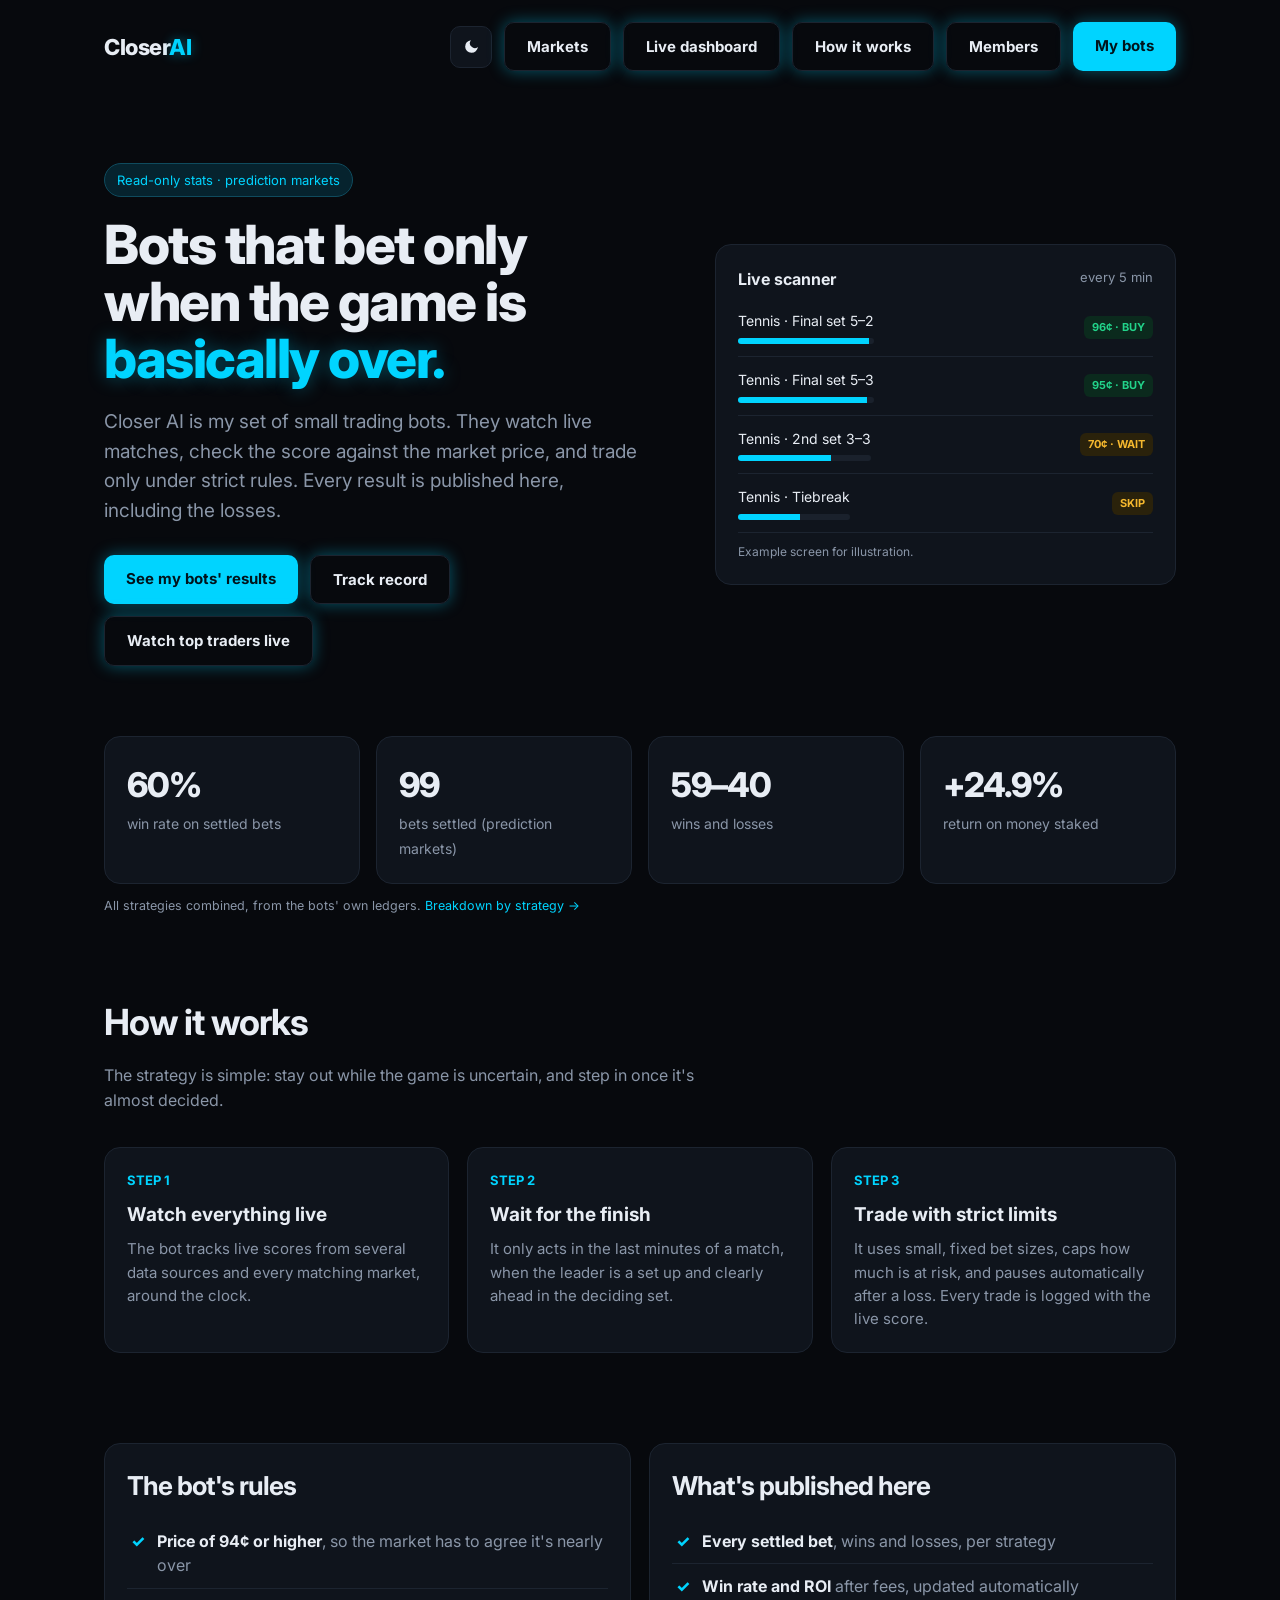
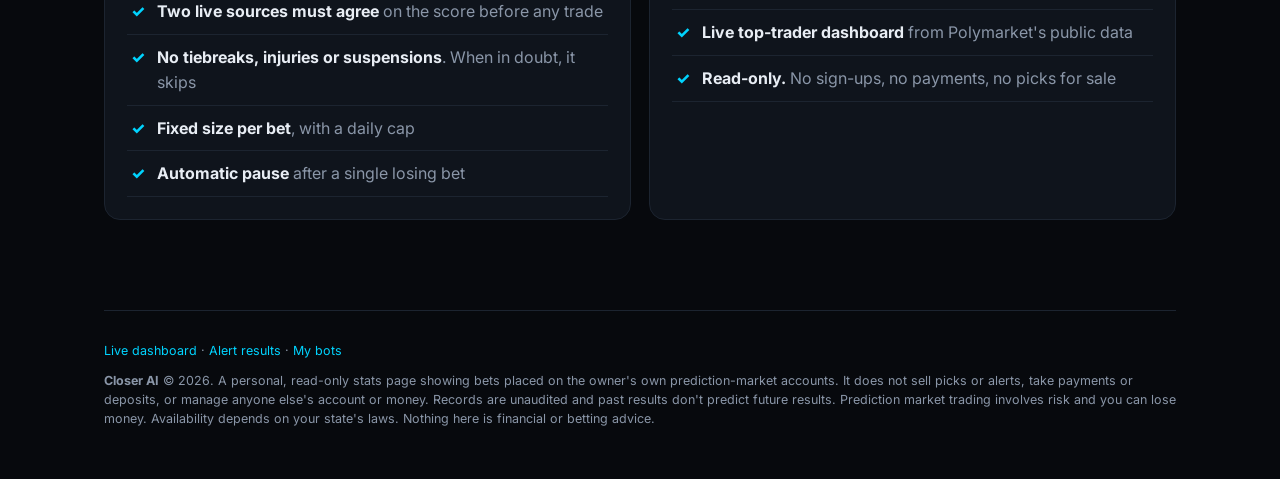
<file: about.html>
<!doctype html>
<html lang="en">
<head>
<meta charset="utf-8">
<meta name="viewport" content="width=device-width,initial-scale=1">
<meta name="theme-color" content="#07090d">
<script>!function(){var t;try{t=localStorage.getItem("closerai-theme")}catch(e){}t=t==="light"?"light":"dark";var d=document.documentElement;d.setAttribute("data-theme",t);d.style.colorScheme=t;var m=document.querySelector('meta[name="theme-color"]');if(m)m.content=t==="light"?"#ffffff":"#07090d"}()</script>
<title>About | Closer AI</title>
<meta name="description" content="Live, read-only stats for my prediction-market bots, plus a public dashboard of top Polymarket sports traders.">
<link rel="preconnect" href="https://fonts.googleapis.com">
<link rel="icon" href="favicon.svg" type="image/svg+xml">
<link href="https://fonts.googleapis.com/css2?family=Inter:wght@400;500;600;700;800&display=swap" rel="stylesheet">
<style>
:root{--bg:#07090d;--panel:#0f141c;--line:#1c2430;--text:#e8edf4;--mute:#8a96a8;--green:#22d38a;--accent:#00d4ff;--blue:#3b82f6;--gold:#f5b82e}
*{box-sizing:border-box;margin:0;padding:0}
body{font-family:Inter,system-ui,sans-serif;background:var(--bg);color:var(--text);line-height:1.55}
a{color:inherit;text-decoration:none}
.wrap{max-width:1120px;margin:0 auto;padding:0 24px}
nav{display:flex;justify-content:space-between;align-items:center;padding:22px 0}
.logo{font-weight:800;font-size:22px;letter-spacing:-.5px}.logo span{color:var(--accent);text-shadow:0 0 12px rgba(0,212,255,.45)}
.btn{display:inline-block;background:var(--accent);color:#00141c;box-shadow:0 0 16px rgba(0,212,255,.38);font-weight:700;padding:12px 22px;border-radius:10px;border:0;cursor:pointer;font-size:15px}
.btn.ghost{background:transparent;color:var(--text);border:1px solid var(--line)}
.hero{padding:70px 0 60px;display:grid;grid-template-columns:1.1fr .9fr;gap:48px;align-items:center}
.pill{display:inline-block;font-size:13px;color:var(--accent);border:1px solid #0f4b5e;background:#06232e;padding:6px 12px;border-radius:999px;margin-bottom:20px}
h1{font-size:54px;line-height:1.05;letter-spacing:-1.5px;font-weight:800;margin-bottom:20px}
h1 em{font-style:normal;color:var(--accent);text-shadow:0 0 18px rgba(0,212,255,.35)}
.lead{font-size:19px;color:var(--mute);max-width:540px;margin-bottom:30px}
.cta{display:flex;gap:12px;flex-wrap:wrap}
.card{background:var(--panel);border:1px solid var(--line);border-radius:16px;padding:22px}
.live .row{display:flex;justify-content:space-between;align-items:center;padding:12px 0;border-bottom:1px solid var(--line);font-size:14px}
.live .row:last-child{border:0}
.tag{font-size:11px;font-weight:700;padding:3px 8px;border-radius:6px}
.win{background:#0b2a1d;color:var(--green)}.watch{background:#2a220b;color:var(--gold)}
.bar{height:6px;background:var(--track,#1a212c);border-radius:9px;overflow:hidden;margin-top:6px}.bar i{display:block;height:100%;background:var(--accent)}
.stats{display:grid;grid-template-columns:repeat(4,1fr);gap:16px;margin:10px 0 80px}
.stat b{display:block;font-size:34px;font-weight:800;letter-spacing:-1px}.stat span{color:var(--mute);font-size:14px}
section h2{font-size:36px;letter-spacing:-1px;margin-bottom:12px}
section .sub{color:var(--mute);margin-bottom:34px;max-width:620px}
.grid3{display:grid;grid-template-columns:repeat(3,1fr);gap:18px;margin-bottom:90px}
.step{font-size:13px;color:var(--accent);font-weight:700;margin-bottom:10px}
.card h3{font-size:19px;margin-bottom:8px}.card p{color:var(--mute);font-size:15px}
.rules li{list-style:none;padding:10px 0 10px 30px;position:relative;color:var(--mute);border-bottom:1px solid var(--line)}
.rules li:before{content:"✓";position:absolute;left:4px;color:var(--accent);font-weight:800}
.rules li b{color:var(--text)}
.two{display:grid;grid-template-columns:1fr 1fr;gap:18px;margin-bottom:90px}
.plans{display:grid;grid-template-columns:repeat(3,1fr);gap:18px;margin-bottom:90px}
.plan .price{font-size:32px;font-weight:800;margin:8px 0}.plan .price small{font-size:14px;color:var(--mute);font-weight:500}
.plan.hot{border-color:var(--accent);box-shadow:0 0 0 1px var(--accent) inset}
.plan ul{margin:14px 0 20px}.plan li{list-style:none;color:var(--mute);font-size:14px;padding:5px 0}
.wait{text-align:center;padding:60px 30px;margin-bottom:60px;background:linear-gradient(180deg,#0d1a14,#0f141c)}
.wait form{display:flex;gap:10px;justify-content:center;margin-top:22px;flex-wrap:wrap}
.wait input{background:#0a0e14;border:1px solid var(--line);color:var(--text);padding:13px 16px;border-radius:10px;width:320px;font-size:15px}
.err{display:none;color:#f0506e;margin-top:14px;font-weight:600}
.ok{display:none;color:var(--accent);margin-top:14px;font-weight:600}
footer{border-top:1px solid var(--line);padding:30px 0 50px;color:var(--mute);font-size:12.5px}
@media(max-width:560px){nav .hide-sm{display:none}.navcta{flex-wrap:nowrap;gap:8px}nav .btn{padding:9px 13px;font-size:14px}}
@media(max-width:400px){.hide-xs{display:none}}
@media(max-width:860px){.hero,.two{grid-template-columns:1fr}.grid3,.plans{grid-template-columns:1fr}.stats{grid-template-columns:repeat(2,1fr)}h1{font-size:40px}}
</style>
<link rel="stylesheet" href="assets/theme.css?v=blue1">
</head>
<body>
<div class="wrap">
<nav>
  <a class="logo" href="./">Closer<span>AI</span></a>
  <div class="cta navcta"><button class="theme-toggle" type="button" aria-label="Switch to light theme" title="Switch to light theme"><svg class="moon" viewBox="0 0 24 24" aria-hidden="true"><path fill="currentColor" d="M21 12.8A9 9 0 1 1 11.2 3a7 7 0 0 0 9.8 9.8z"/></svg><svg class="sun" viewBox="0 0 24 24" aria-hidden="true"><circle cx="12" cy="12" r="4.5" fill="currentColor"/><path stroke="currentColor" stroke-width="2" stroke-linecap="round" d="M12 1.5v2.5M12 20v2.5M1.5 12H4M20 12h2.5M4.6 4.6l1.8 1.8M17.6 17.6l1.8 1.8M4.6 19.4l1.8-1.8M17.6 6.4l1.8-1.8"/></svg></button><a class="btn ghost" href="./">Markets</a><a class="btn ghost" href="dashboard.html">Live<span class="hide-xs"> dashboard</span></a><a class="btn ghost hide-sm" href="#how">How it works</a><a class="btn ghost hide-sm" href="app/">Members</a><a class="btn" href="bots.html">My bots</a></div>
</nav>

<div class="hero">
  <div>
    <div class="pill">Read-only stats · prediction markets</div>
    <h1>Bots that bet only when the game is <em>basically over.</em></h1>
    <p class="lead">Closer AI is my set of small trading bots. They watch live matches, check the score against the market price, and trade only under strict rules. Every result is published here, including the losses.</p>
    <div class="cta"><a class="btn" href="bots.html">See my bots' results</a><a class="btn ghost" href="#record">Track record</a><a class="btn ghost" href="dashboard.html">Watch top traders live</a></div>
  </div>
  <div class="card live">
    <div style="display:flex;justify-content:space-between;margin-bottom:6px"><b>Live scanner</b><span style="color:var(--mute);font-size:13px">every 5 min</span></div>
    <div class="row"><div>Tennis · Final set 5–2<div class="bar"><i style="width:96%"></i></div></div><span class="tag win">96¢ · BUY</span></div>
    <div class="row"><div>Tennis · Final set 5–3<div class="bar"><i style="width:95%"></i></div></div><span class="tag win">95¢ · BUY</span></div>
    <div class="row"><div>Tennis · 2nd set 3–3<div class="bar"><i style="width:70%"></i></div></div><span class="tag watch">70¢ · WAIT</span></div>
    <div class="row"><div>Tennis · Tiebreak<div class="bar"><i style="width:55%"></i></div></div><span class="tag watch">SKIP</span></div>
    <p style="color:var(--mute);font-size:12px;margin-top:10px">Example screen for illustration.</p>
  </div>
</div>

<div id="record" class="stats" style="margin-bottom:12px">
  <div class="card stat"><b id="h-rate">–</b><span>win rate on settled bets</span></div>
  <div class="card stat"><b id="h-n">–</b><span>bets settled (prediction markets)</span></div>
  <div class="card stat"><b id="h-wl">–</b><span>wins and losses</span></div>
  <div class="card stat"><b id="h-roi">–</b><span>return on money staked</span></div>
</div>
<p id="h-note" style="color:var(--mute);font-size:12.5px;margin:0 0 80px">All strategies combined, from the bots' own ledgers. <a href="bots.html" style="color:var(--accent)">Breakdown by strategy →</a></p>

<section id="how">
  <h2>How it works</h2>
  <p class="sub">The strategy is simple: stay out while the game is uncertain, and step in once it's almost decided.</p>
  <div class="grid3">
    <div class="card"><div class="step">STEP 1</div><h3>Watch everything live</h3><p>The bot tracks live scores from several data sources and every matching market, around the clock.</p></div>
    <div class="card"><div class="step">STEP 2</div><h3>Wait for the finish</h3><p>It only acts in the last minutes of a match, when the leader is a set up and clearly ahead in the deciding set.</p></div>
    <div class="card"><div class="step">STEP 3</div><h3>Trade with strict limits</h3><p>It uses small, fixed bet sizes, caps how much is at risk, and pauses automatically after a loss. Every trade is logged with the live score.</p></div>
  </div>
</section>

<section>
  <div class="two">
    <div class="card">
      <h2 style="font-size:26px">The bot's rules</h2>
      <ul class="rules">
        <li><b>Price of 94¢ or higher</b>, so the market has to agree it's nearly over</li>
        <li><b>Two live sources must agree</b> on the score before any trade</li>
        <li><b>No tiebreaks, injuries or suspensions</b>. When in doubt, it skips</li>
        <li><b>Fixed size per bet</b>, with a daily cap</li>
        <li><b>Automatic pause</b> after a single losing bet</li>
      </ul>
    </div>
    <div class="card">
      <h2 style="font-size:26px">What's published here</h2>
      <ul class="rules">
        <li><b>Every settled bet</b>, wins and losses, per strategy</li>
        <li><b>Win rate and ROI</b> after fees, updated automatically</li>
        <li><b>Live top-trader dashboard</b> from Polymarket's public data</li>
        <li><b>Read-only.</b> No sign-ups, no payments, no picks for sale</li>
      </ul>
    </div>
  </div>
</section>

<footer>
  <p style="margin-bottom:10px"><a href="dashboard.html" style="color:var(--accent)">Live dashboard</a> · <a href="results.html" style="color:var(--accent)">Alert results</a> · <a href="bots.html" style="color:var(--accent)">My bots</a></p>
  <p><b>Closer AI</b> © 2026. A personal, read-only stats page showing bets placed on the owner's own prediction-market accounts. It does not sell picks or alerts, take payments or deposits, or manage anyone else's account or money. Records are unaudited and past results don't predict future results. Prediction market trading involves risk and you can lose money. Availability depends on your state's laws. Nothing here is financial or betting advice.</p>
</footer>
</div>
<script>
fetch('data/bots.json',{cache:'no-cache'}).then(function(r){return r.json()}).then(function(d){
  var t=d.totals||{};function $(i){return document.getElementById(i)}
  if(!t.settled){$('h-note').textContent='No settled bets in the ledger yet.';return}
  $('h-rate').textContent=Math.round(100*t.wins/t.settled)+'%';$('h-n').textContent=t.settled;
  $('h-wl').textContent=t.wins+'–'+t.losses;$('h-roi').textContent=(t.roi_pct>0?'+':'')+t.roi_pct.toFixed(1)+'%';
}).catch(function(){document.getElementById('h-note').textContent='Bot stats are unavailable right now.'});
</script>
<script src="assets/theme.js"></script>
</body>
</html>
</file>
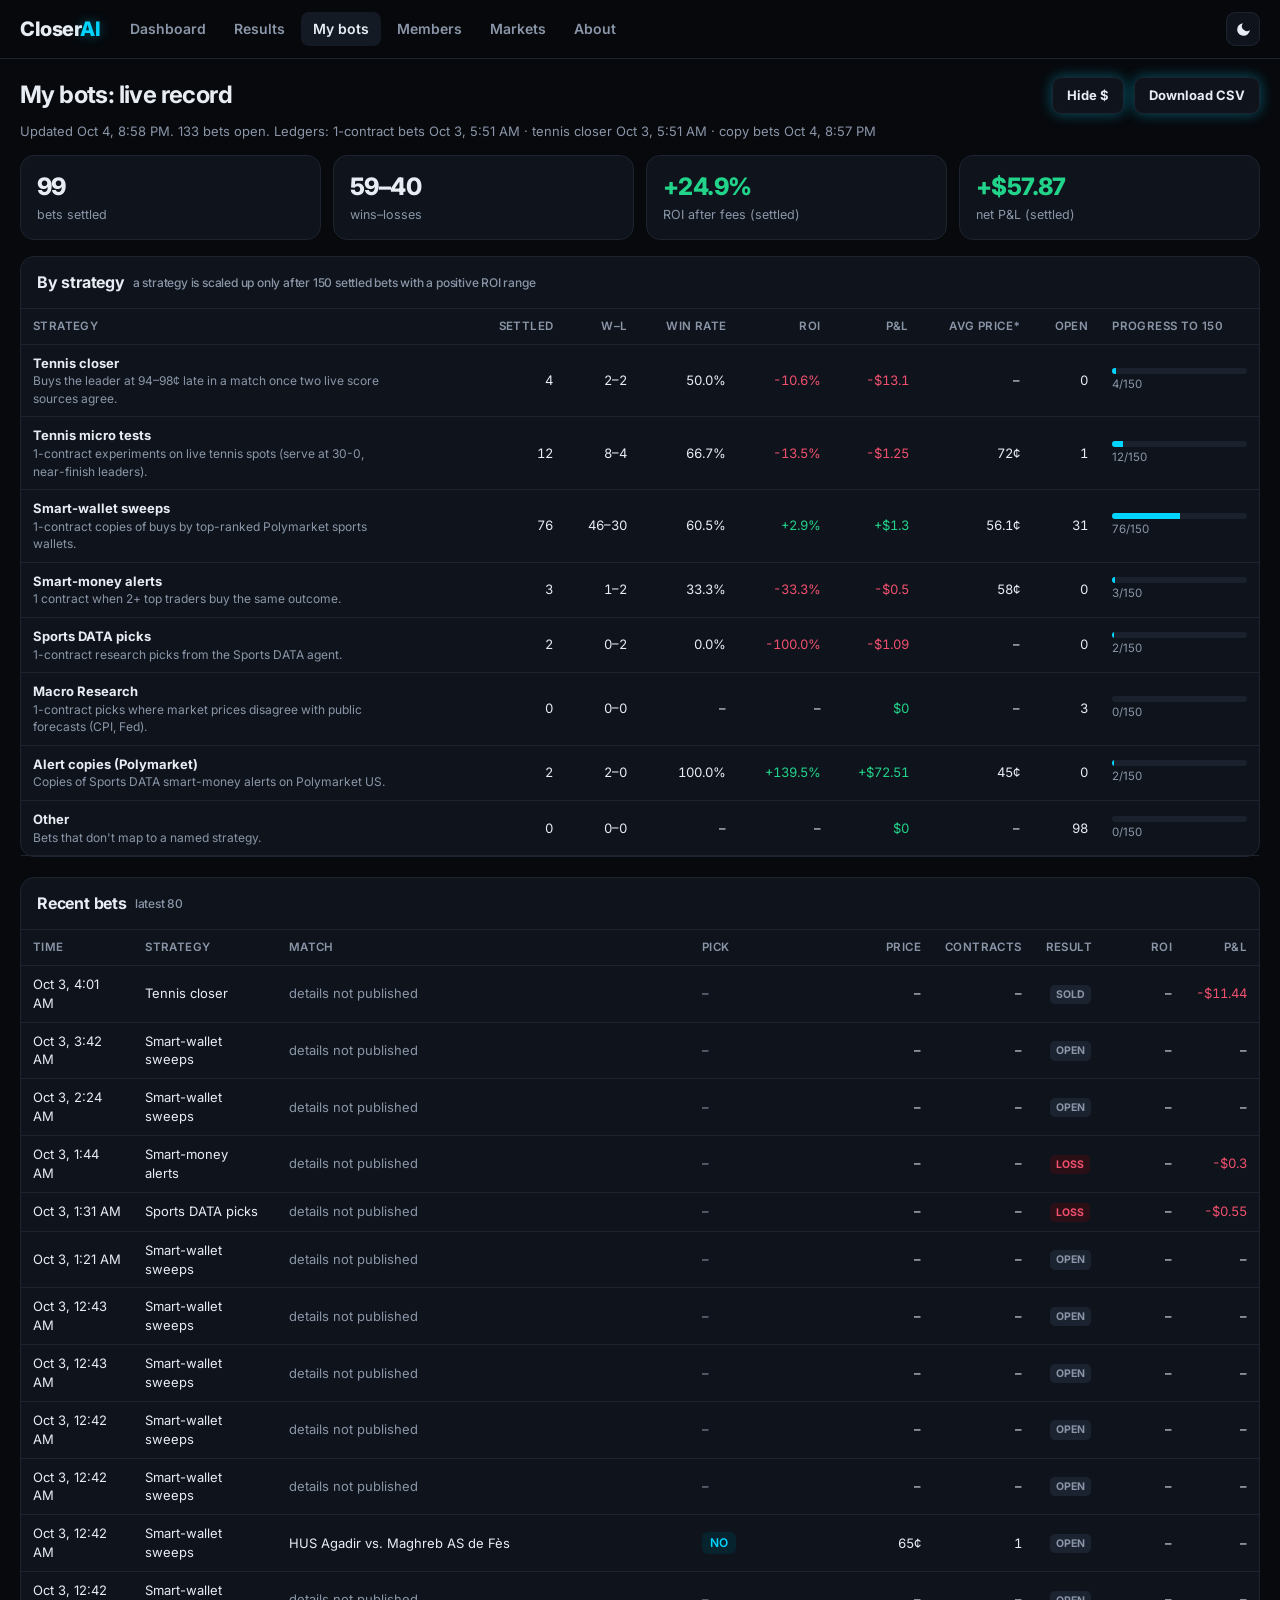
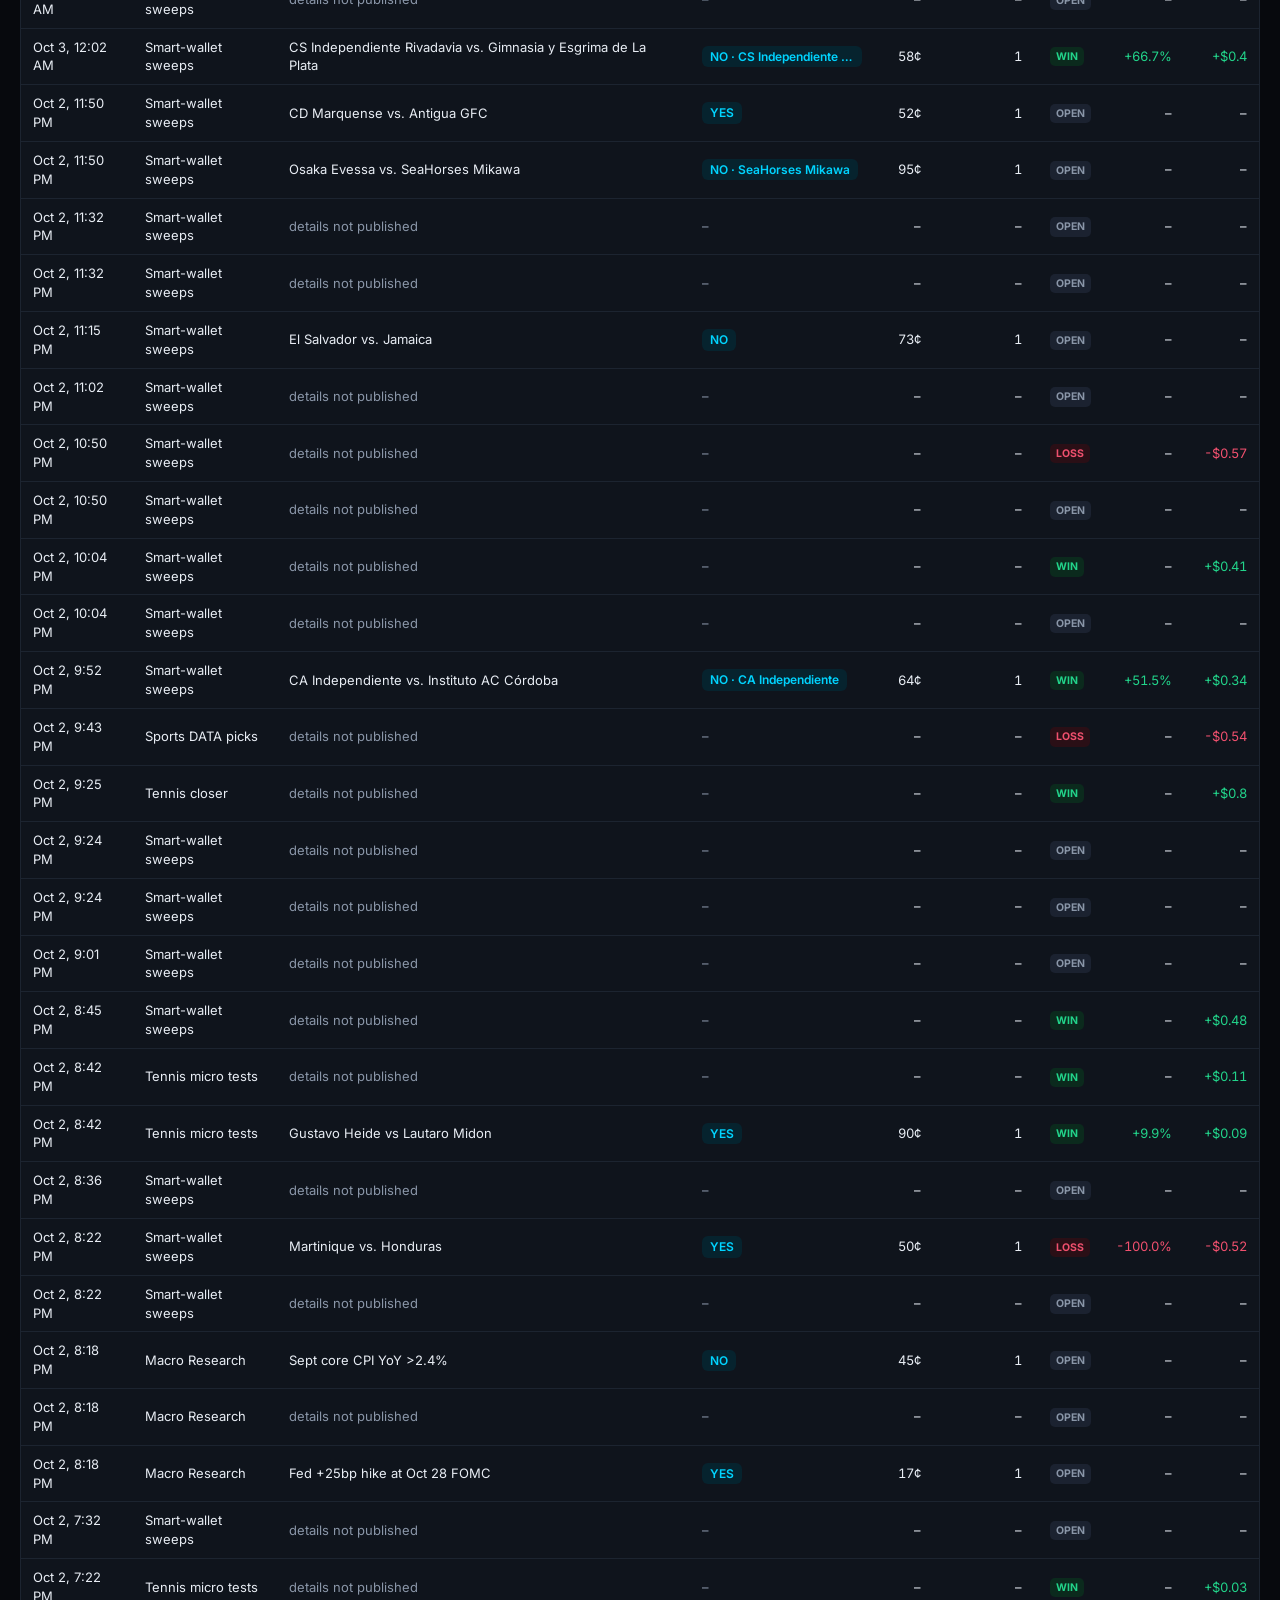
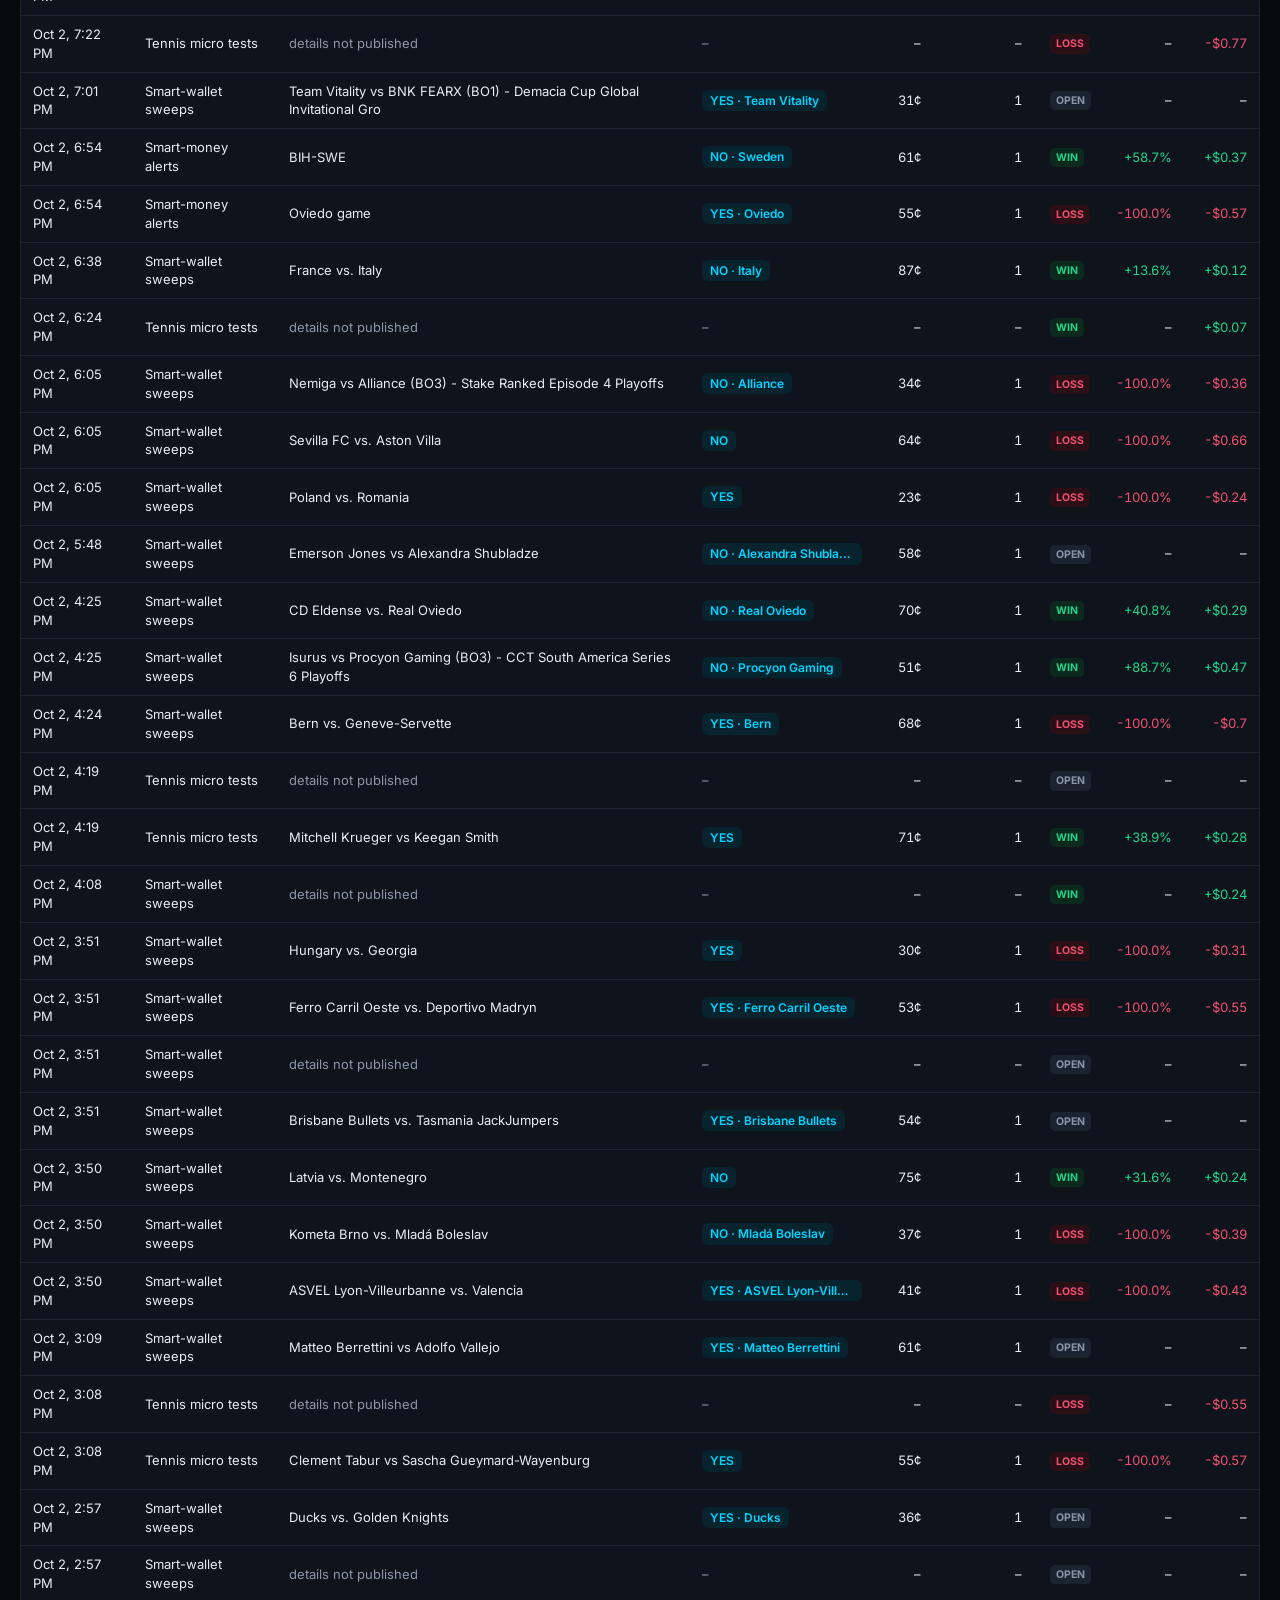
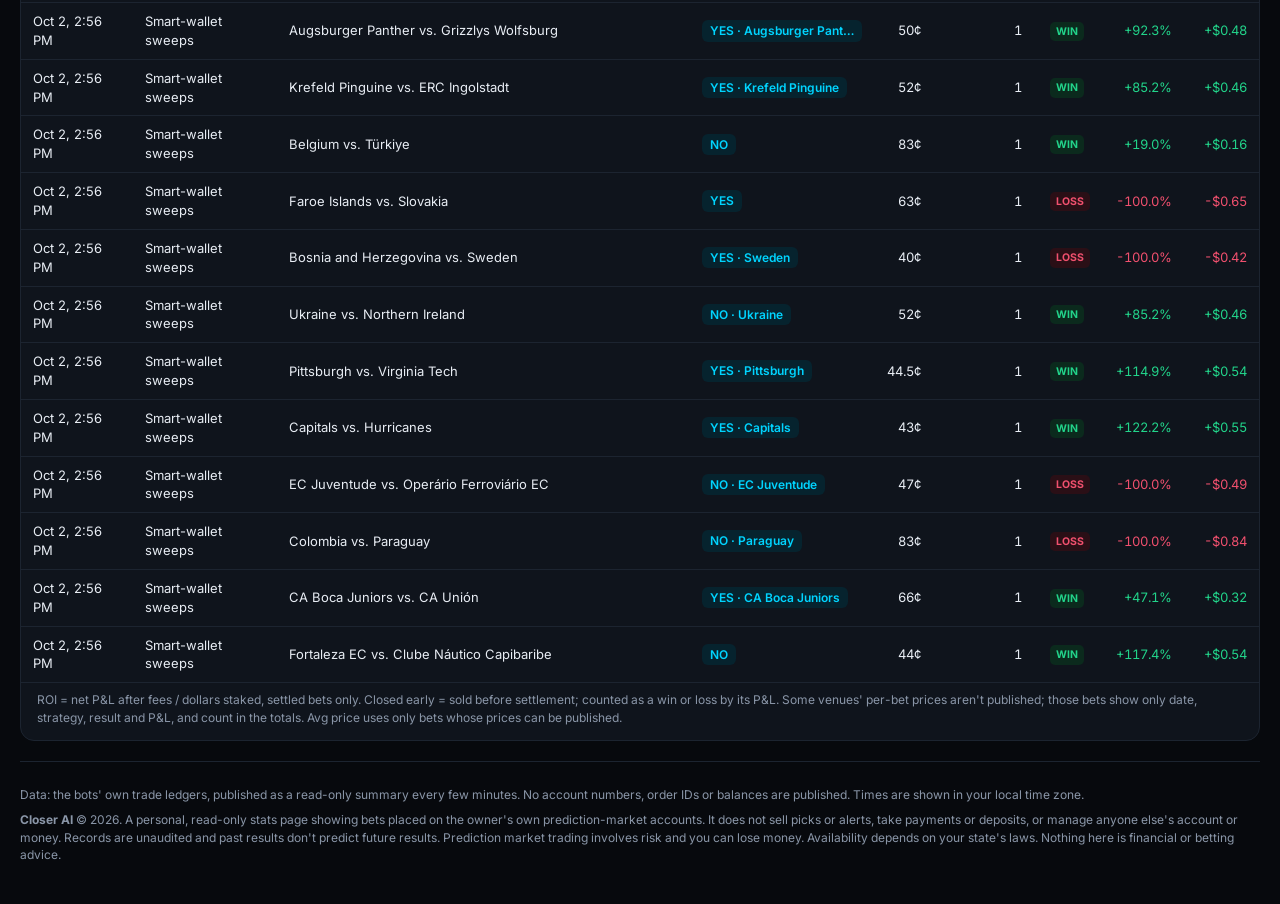
<file: bots.html>
<!doctype html>
<html lang="en">
<head>
<meta charset="utf-8">
<meta name="viewport" content="width=device-width,initial-scale=1,viewport-fit=cover">
<meta name="theme-color" content="#07090d">
<script>!function(){var t;try{t=localStorage.getItem("closerai-theme")}catch(e){}t=t==="light"?"light":"dark";var d=document.documentElement;d.setAttribute("data-theme",t);d.style.colorScheme=t;var m=document.querySelector('meta[name="theme-color"]');if(m)m.content=t==="light"?"#ffffff":"#07090d"}()</script>
<title>My bots | Closer AI</title>
<link rel="preconnect" href="https://fonts.googleapis.com">
<link href="https://fonts.googleapis.com/css2?family=Inter:wght@400;500;600;700;800&display=swap" rel="stylesheet">
<link rel="stylesheet" href="assets/app.css?v=blue1">
<link rel="stylesheet" href="assets/theme.css?v=blue1">
<link rel="icon" href="favicon.svg" type="image/svg+xml">
</head>
<body>
<header class="top"><div class="wrap">
  <a class="logo" href="./">Closer<span>AI</span></a>
  <nav class="nav"><a href="dashboard.html">Dashboard</a><a href="results.html">Results</a><a href="bots.html" class="on">My bots</a><a href="app/">Members</a><a href="./">Markets</a><a href="about.html" class="hide-sm">About</a></nav>
  <button class="theme-toggle" type="button" aria-label="Switch to light theme" title="Switch to light theme"><svg class="moon" viewBox="0 0 24 24" aria-hidden="true"><path fill="currentColor" d="M21 12.8A9 9 0 1 1 11.2 3a7 7 0 0 0 9.8 9.8z"/></svg><svg class="sun" viewBox="0 0 24 24" aria-hidden="true"><circle cx="12" cy="12" r="4.5" fill="currentColor"/><path stroke="currentColor" stroke-width="2" stroke-linecap="round" d="M12 1.5v2.5M12 20v2.5M1.5 12H4M20 12h2.5M4.6 4.6l1.8 1.8M17.6 17.6l1.8 1.8M4.6 19.4l1.8-1.8M17.6 6.4l1.8-1.8"/></svg></button>
</div></header>
<main class="wrap">
  <div class="bar">
    <h1>My bots: live record</h1>
    <button class="btn ghost" id="usd-toggle" style="display:none">Hide $</button>
    <button class="btn ghost" id="csv">Download CSV</button>
  </div>
  <p class="mute" style="margin:-6px 0 14px;font-size:13px" id="fresh">Loading…</p>
  <div class="stats">
    <div class="stat"><b id="t-n">–</b><span>bets settled</span></div>
    <div class="stat"><b id="t-wl">–</b><span>wins–losses</span></div>
    <div class="stat"><b id="t-roi">–</b><span>ROI after fees (settled)</span></div>
    <div class="stat usd"><b id="t-pnl">–</b><span>net P&amp;L (settled)</span></div>
  </div>
  <section class="card" style="margin-bottom:20px">
    <div class="card-h"><h2>By strategy <span class="sub">a strategy is scaled up only after 150 settled bets with a positive ROI range</span></h2></div>
    <div class="tw"><table>
      <thead><tr><th>Strategy</th><th class="num">Settled</th><th class="num">W–L</th><th class="num">Win rate</th><th class="num">ROI</th><th class="num usd">P&amp;L</th><th class="num hide-sm" title="Only bets whose prices can be published">Avg price*</th><th class="num">Open</th><th class="hide-sm">Progress to 150</th></tr></thead>
      <tbody id="strats"><tr><td colspan="9" class="mute">Loading…</td></tr></tbody>
    </table></div>
  </section>
  <section class="card" style="margin-bottom:20px">
    <div class="card-h"><h2>Recent bets <span class="sub" id="recent-sub"></span></h2></div>
    <div class="tw"><table>
      <thead><tr><th>Time</th><th>Strategy</th><th>Match</th><th>Pick</th><th class="num">Price</th><th class="num hide-sm">Contracts</th><th>Result</th><th class="num">ROI</th><th class="num usd">P&amp;L</th></tr></thead>
      <tbody id="recent"><tr><td colspan="9" class="mute">Loading…</td></tr></tbody>
    </table></div>
    <p class="note" style="padding:0 16px 14px" id="notes"></p>
  </section>
<footer>
  <p>Data: the bots' own trade ledgers, published as a read-only summary every few minutes. No account numbers, order IDs or balances are published. Times are shown in your local time zone.</p>
  <p><b>Closer AI</b> © 2026. A personal, read-only stats page showing bets placed on the owner's own prediction-market accounts. It does not sell picks or alerts, take payments or deposits, or manage anyone else's account or money. Records are unaudited and past results don't predict future results. Prediction market trading involves risk and you can lose money. Availability depends on your state's laws. Nothing here is financial or betting advice.</p>
</footer>
</main>
<script src="assets/common.js" defer></script>
<script src="assets/bots.js?v=blue1" defer></script>
<script src="assets/theme.js"></script>
</body>
</html>
</file>
<file: assets/theme.css>
/* Closer AI public pages: light theme overrides + theme toggle button.
   Dark is the default (variables in app.css / index.html). html[data-theme=light] is set before first paint by an inline <head> script. */
html{color-scheme:dark}
html[data-theme=light]{color-scheme:light;--bg:#f6f8fb;--panel:#ffffff;--panel2:#eef1f5;--line:#dde2ea;--text:#0f1720;--mute:#566173;--green:#087f4b;--accent:#0077b6;--accent2:#e5f6fd;--glow:0 0 10px rgba(0,150,214,.28);--red:#cc2c48;--blue:#2563eb;--gold:#9a6200;--track:#e3e7ee}
html{--track:#1a212c}
/* toggle button */
.theme-toggle{display:inline-grid;place-items:center;width:34px;height:34px;flex:none;border-radius:9px;border:1px solid var(--line);background:var(--panel);color:var(--text);cursor:pointer;padding:0}
.theme-toggle:hover{background:var(--panel2)}.theme-toggle:focus-visible{outline:2px solid var(--accent);outline-offset:2px}
.theme-toggle svg{width:17px;height:17px}.theme-toggle .sun{display:none}
html[data-theme=light] .theme-toggle .sun{display:block}html[data-theme=light] .theme-toggle .moon{display:none}
.theme-float{position:fixed;top:14px;right:14px;z-index:60}
/* app.css hard-coded colors -> light equivalents */
html[data-theme=light] .top{background:rgba(255,255,255,.92)}
html[data-theme=light] .btn:not(.ghost){color:#fff}
html[data-theme=light] .chip.on{border-color:#9fd8f0;background:#e5f6fd;color:#005a8c}
html[data-theme=light] .search{background:#fff}
html[data-theme=light] .ag{background:linear-gradient(180deg,#eaf7fd,#fff);border-color:#b5e2f5}
html[data-theme=light] .ag.old .out{background:#eef1f5}
html[data-theme=light] tr.agree{background:rgba(0,119,182,.07)}
html[data-theme=light] .out{background:#e5f6fd;color:#005a8c}
html[data-theme=light] .tag.mid,html[data-theme=light] .watch{background:#fdf1d8;color:#8a5700}
html[data-theme=light] .tag.agr{background:#e5f6fd;color:#005a8c}html[data-theme=light] .tag.win,html[data-theme=light] .win{background:#e3f5ec;color:#076b40}
html[data-theme=light] .tag.loss{background:#fde8ec;color:#b3233d}
html[data-theme=light] .tag.pend{background:#eef1f5;color:var(--mute)}
html[data-theme=light] .modal{background:rgba(15,23,32,.45)}
html[data-theme=light] .err-box{border-color:#f3b6c2;background:#fdecef;color:#a8213b}
html[data-theme=light] .mobnav{background:rgba(246,248,251,.95)}
html[data-theme=light] .dot{box-shadow:none}
/* landing page (index.html inline styles) */
html[data-theme=light] .pill{border-color:#b5e2f5;background:#e5f6fd;color:#005a8c}
html[data-theme=light] .wait{background:linear-gradient(180deg,#eaf8f1,#fff)}
html[data-theme=light] .wait input{background:#fff}
html[data-theme=light] .err{color:var(--red)}
html[data-theme=light] h1 em{color:#087a48}
.navcta .theme-toggle{width:42px;height:42px;align-self:center;border-radius:10px}@media(max-width:560px){.navcta .theme-toggle{width:36px;height:36px}}
/* small screens: header nav scrolls sideways instead of pushing the toggle off-screen */
@media(max-width:640px){.top .nav{overflow-x:auto;min-width:0;scrollbar-width:none;-webkit-overflow-scrolling:touch}.top .nav::-webkit-scrollbar{display:none}.top .nav a{flex:none}.top .logo{font-size:17px}.top .theme-toggle{width:32px;height:32px}.top .live{flex:none}}

html[data-theme=light] .logo span{text-shadow:none}html[data-theme=light] .btn{color:#fff}
</file>
<file: assets/app.css>
/* Closer AI app styles (dashboard + results). Same palette as the landing page. */
:root{--bg:#07090d;--panel:#0f141c;--panel2:#131a24;--line:#1c2430;--text:#e8edf4;--mute:#8a96a8;--green:#22d38a;--accent:#00d4ff;--accent2:#06232e;--glow:0 0 14px rgba(0,212,255,.38);--red:#f0506e;--blue:#3b82f6;--gold:#f5b82e}
*{box-sizing:border-box;margin:0;padding:0}
html{-webkit-text-size-adjust:100%}
body{font-family:Inter,system-ui,-apple-system,Segoe UI,sans-serif;background:var(--bg);color:var(--text);line-height:1.45;font-size:14px}
a{color:inherit;text-decoration:none}
button{font:inherit;color:inherit}
.wrap{max-width:1280px;margin:0 auto;padding:0 20px}
/* top bar */
.top{position:sticky;top:0;z-index:20;background:rgba(7,9,13,.92);backdrop-filter:blur(8px);border-bottom:1px solid var(--line)}
.top .wrap{display:flex;align-items:center;gap:18px;height:58px}
.logo{font-weight:800;font-size:20px;letter-spacing:-.5px;white-space:nowrap}.logo span{color:var(--accent);text-shadow:0 0 12px rgba(0,212,255,.45)}
.nav{display:flex;gap:4px;flex:1}
.nav a{padding:7px 12px;border-radius:8px;color:var(--mute);font-weight:600;font-size:14px}
.nav a.on,.nav a:hover{color:var(--text);background:var(--panel2)}
.live{display:flex;align-items:center;gap:8px;color:var(--mute);font-size:12.5px;white-space:nowrap}
.dot{width:8px;height:8px;border-radius:50%;background:var(--accent);box-shadow:0 0 0 0 rgba(0,212,255,.6);animation:pulse 2s infinite}
.dot.err{background:var(--red);animation:none}.dot.load{background:var(--gold)}
@keyframes pulse{0%{box-shadow:0 0 0 0 rgba(0,212,255,.55)}70%{box-shadow:0 0 0 8px rgba(0,212,255,0)}100%{box-shadow:0 0 0 0 rgba(0,212,255,0)}}
/* controls */
.bar{display:flex;align-items:center;gap:10px;flex-wrap:wrap;margin:18px 0 14px}
.bar h1{font-size:24px;letter-spacing:-.6px;margin-right:auto}
.seg{display:inline-flex;background:var(--panel);border:1px solid var(--line);border-radius:10px;padding:3px}
.seg button{background:none;border:0;padding:6px 12px;border-radius:7px;font-weight:600;font-size:13px;color:var(--mute);cursor:pointer}
.seg button.on{background:var(--panel2);color:var(--text);box-shadow:inset 0 0 0 1px var(--line)}
.btn{display:inline-flex;align-items:center;gap:6px;background:var(--accent);color:#00141c;box-shadow:var(--glow);font-weight:700;padding:8px 14px;border-radius:9px;border:0;cursor:pointer;font-size:13px;white-space:nowrap}
.btn.ghost{background:var(--panel);color:var(--text);border:1px solid var(--line)}
.btn.sm{padding:5px 10px;font-size:12px;border-radius:8px}
.btn:disabled{opacity:.5;cursor:default}
/* stats */
.stats{display:grid;grid-template-columns:repeat(4,1fr);gap:12px;margin-bottom:16px}
.stat{background:var(--panel);border:1px solid var(--line);border-radius:14px;padding:14px 16px}
.stat b{display:block;font-size:24px;font-weight:800;letter-spacing:-.6px}.stat span{color:var(--mute);font-size:12.5px}
/* cards & sections */
.card{background:var(--panel);border:1px solid var(--line);border-radius:14px}
.card-h{display:flex;align-items:center;gap:10px;flex-wrap:wrap;padding:14px 16px;border-bottom:1px solid var(--line)}
.card-h h2{font-size:16px;letter-spacing:-.2px;margin-right:auto;display:flex;align-items:center;gap:8px}
.card-h .sub{color:var(--mute);font-size:12px;font-weight:500}
.grid{display:grid;grid-template-columns:minmax(0,1.75fr) minmax(0,1fr);gap:16px;align-items:start;margin-bottom:24px}
.chips{display:flex;gap:6px;flex-wrap:wrap;padding:10px 16px;border-bottom:1px solid var(--line)}
.chip{background:var(--panel2);border:1px solid var(--line);color:var(--mute);border-radius:999px;padding:4px 11px;font-size:12px;font-weight:600;cursor:pointer}
.chip.on{color:var(--text);border-color:#0f6f8a;background:#06232e}
.search{background:#0a0e14;border:1px solid var(--line);color:var(--text);padding:5px 10px;border-radius:8px;font-size:12.5px;min-width:0;flex:1;max-width:220px;margin-left:auto}
/* agree cards */
.agrees{display:grid;grid-template-columns:repeat(auto-fill,minmax(260px,1fr));gap:12px;padding:14px 16px}
.ag{background:linear-gradient(180deg,#071c24,#0f141c);border:1px solid #0f4b5e;border-radius:12px;padding:12px 14px;cursor:pointer;display:flex;flex-direction:column;gap:6px}
.ag:hover{border-color:var(--accent)}
.ag.old{background:var(--panel2);border-color:var(--line);opacity:.85}
.ag .t{display:flex;gap:9px;align-items:center;font-weight:600;font-size:13.5px;line-height:1.25}
.ag .row{display:flex;justify-content:space-between;color:var(--mute);font-size:12.5px;gap:8px}
.ag .row b{color:var(--text)}
.ag-sep{grid-column:1/-1;color:var(--mute);font-size:11.5px;font-weight:600;text-transform:uppercase;letter-spacing:.4px;padding-top:4px;border-top:1px dashed var(--line);margin-top:2px;padding-top:10px}
.ag.old .out{background:#1b2230;color:var(--text)}
.fills{color:var(--mute);font-size:11px;font-weight:500}
.empty{color:var(--mute);padding:18px 16px;font-size:13px}
/* tables */
.tw{overflow-x:auto;-webkit-overflow-scrolling:touch}
table{width:100%;border-collapse:collapse;font-size:13px}
th{text-align:left;color:var(--mute);font-weight:600;font-size:11.5px;text-transform:uppercase;letter-spacing:.4px;padding:9px 12px;border-bottom:1px solid var(--line);white-space:nowrap;position:sticky;top:0;background:var(--panel)}
td{padding:9px 12px;border-bottom:1px solid var(--line);vertical-align:middle}
tbody tr{cursor:pointer}
tbody tr:hover{background:var(--panel2)}
td.num,th.num{text-align:right;font-variant-numeric:tabular-nums;white-space:nowrap}
.scroll{max-height:640px;overflow-y:auto}
tr.mid td:first-child{box-shadow:inset 3px 0 0 var(--gold)}
tr.agree{background:rgba(0,212,255,.07)}
tr.agree td:first-child{box-shadow:inset 3px 0 0 var(--accent)}
tr.fresh{animation:flash 2.5s ease-out}
@keyframes flash{from{background:rgba(59,130,246,.25)}to{background:transparent}}
.mkt{display:flex;gap:8px;align-items:center;min-width:0}
.mkt span{overflow:hidden;text-overflow:ellipsis;display:-webkit-box;-webkit-line-clamp:2;-webkit-box-orient:vertical}
.ico{width:26px;height:26px;border-radius:6px;object-fit:cover;flex:none;background:var(--panel2)}
.out{display:inline-block;padding:2px 8px;border-radius:6px;background:var(--accent2);color:var(--accent);font-weight:600;font-size:12px;white-space:nowrap;max-width:160px;overflow:hidden;text-overflow:ellipsis;vertical-align:middle}
.tag{display:inline-block;font-size:10.5px;font-weight:700;padding:2px 6px;border-radius:5px;margin-left:4px;white-space:nowrap;vertical-align:middle}
.tag.mid{background:#2a220b;color:var(--gold)}.tag.agr{background:var(--accent2);color:var(--accent)}
.tag.win{background:#0b2a1d;color:var(--green)}.tag.loss{background:#2a0f16;color:var(--red)}.tag.pend{background:#1b2230;color:var(--mute)}
.pos{color:var(--green)}.neg{color:var(--red)}.mute{color:var(--mute)}
.c-who{white-space:nowrap}
.rk{color:var(--mute);font-variant-numeric:tabular-nums;width:28px}
.who{font-weight:600;white-space:nowrap;max-width:150px;overflow:hidden;text-overflow:ellipsis;display:inline-block;vertical-align:middle}
.who:hover{color:var(--accent)}
.legend{display:flex;gap:14px;flex-wrap:wrap;color:var(--mute);font-size:12px;padding:10px 16px}
.legend i{display:inline-block;width:10px;height:10px;border-radius:3px;margin-right:5px;vertical-align:-1px}
/* modal */
.modal{position:fixed;inset:0;z-index:50;background:rgba(0,0,0,.65);display:none;align-items:center;justify-content:center;padding:20px}
.modal.open{display:flex}
.sheet{background:var(--panel);border:1px solid var(--line);border-radius:16px;width:min(920px,100%);max-height:92vh;overflow:auto}
.sheet-h{display:flex;gap:12px;align-items:flex-start;padding:16px;border-bottom:1px solid var(--line);position:sticky;top:0;background:var(--panel);z-index:2}
.sheet-h h3{font-size:16px;line-height:1.3}
.sheet-h .x{margin-left:auto;background:var(--panel2);border:1px solid var(--line);border-radius:8px;width:34px;height:34px;cursor:pointer;font-size:18px;flex:none}
.sheet-b{padding:14px 16px}
.chartbox{position:relative;height:320px}
.outs{display:flex;gap:8px;flex-wrap:wrap;margin-bottom:10px}
.outs button{background:var(--panel2);border:1px solid var(--line);border-radius:10px;padding:8px 12px;cursor:pointer;font-weight:600;font-size:13px;display:flex;gap:8px;align-items:center}
.outs button.on{border-color:var(--accent);box-shadow:inset 0 0 0 1px var(--accent)}
.outs button b{color:var(--accent)}
.meta{display:flex;gap:16px;flex-wrap:wrap;color:var(--mute);font-size:12.5px;margin:10px 0 4px}
.meta b{color:var(--text)}
.note{color:var(--mute);font-size:12px;margin-top:8px}
footer{border-top:1px solid var(--line);padding:24px 0 40px;color:var(--mute);font-size:12px;margin-top:10px}
footer p+p{margin-top:8px}
.err-box{margin:12px 16px;padding:10px 12px;border:1px solid #5a1f2c;background:#1f0d12;color:#ffb3c0;border-radius:10px;font-size:13px;display:none}
.mobnav{display:none}
/* phone */
@media(max-width:900px){
  .grid{grid-template-columns:1fr}
  .stats{grid-template-columns:repeat(2,1fr)}
}
@media(max-width:640px){
  .wrap{padding:0 12px}
  .top .wrap{height:52px;gap:10px}
  .nav a{padding:6px 8px;font-size:13px}
  .live .txt{display:none}
  .bar h1{font-size:20px;width:100%}
  .stat{padding:11px 12px}.stat b{font-size:20px}
  .mobnav{display:flex;gap:6px;position:sticky;top:52px;z-index:15;background:rgba(7,9,13,.95);padding:8px 0;margin:0 -12px 8px;padding-left:12px;overflow-x:auto}
  .mobnav a{background:var(--panel);border:1px solid var(--line);border-radius:999px;padding:5px 12px;font-size:12.5px;font-weight:600;white-space:nowrap}
  .agrees{grid-template-columns:1fr;padding:12px}
  .card-h h2{flex-wrap:wrap;width:100%;margin-right:0}.card-h .sub{width:100%}
  table.cards td.c-usd .fills{display:inline;margin-left:4px}
  .search{max-width:none;flex-basis:100%;margin-left:0}
  .scroll{max-height:none}
  /* table rows become compact cards */
  table.cards thead{display:none}
  table.cards,table.cards tbody{display:block}
  table.cards tr{display:grid;grid-template-columns:1fr auto;gap:4px 10px;padding:11px 12px;border-bottom:1px solid var(--line)}
  table.cards td{display:block;padding:0;border:0}
  table.cards tr td:first-child{box-shadow:none}
  table.cards tr.mid{box-shadow:inset 3px 0 0 var(--gold)}
  table.cards tr.agree{box-shadow:inset 3px 0 0 var(--accent)}
  table.cards td.c-mkt{grid-column:1/-1}
  table.cards td.c-time{grid-column:2;grid-row:3;text-align:right;color:var(--mute);font-size:12px}
  table.cards td.c-who{grid-column:1;grid-row:3;font-size:12.5px}
  table.cards td.c-out{grid-column:1;grid-row:2}
  table.cards td.c-px{display:none}
  table.cards td.c-usd{grid-column:2;grid-row:2;text-align:right;font-weight:700}
  table.cards td.c-usd .pxm{display:inline}
  .modal{padding:0;align-items:flex-end}
  .sheet{border-radius:16px 16px 0 0;max-height:94vh}
  .chartbox{height:250px}
  .hide-sm{display:none}
  table.rcards thead{display:none}
  table.rcards,table.rcards tbody{display:block}
  table.rcards tr{display:grid;grid-template-columns:1fr auto;gap:5px 10px;padding:12px;border-bottom:1px solid var(--line)}
  table.rcards td{display:block;padding:0;border:0}
  table.rcards td.hide-sm{display:none}
  table.rcards td.c-mkt{grid-column:1/-1;grid-row:1;font-weight:600}
  table.rcards td.c-out{grid-column:1;grid-row:2}
  table.rcards td.c-res{grid-column:2;grid-row:2;text-align:right}
  table.rcards td.c-mob{display:block;grid-column:1/-1;grid-row:3;color:var(--mute);font-size:12.5px}
  table.rcards td.c-time{grid-column:1/-1;grid-row:4;color:var(--mute);font-size:12px}
  table.rcards td.c-px{display:none}
}
.c-mob{display:none}
.pxm{display:none;color:var(--mute);font-weight:500;margin-right:6px}
</file>
